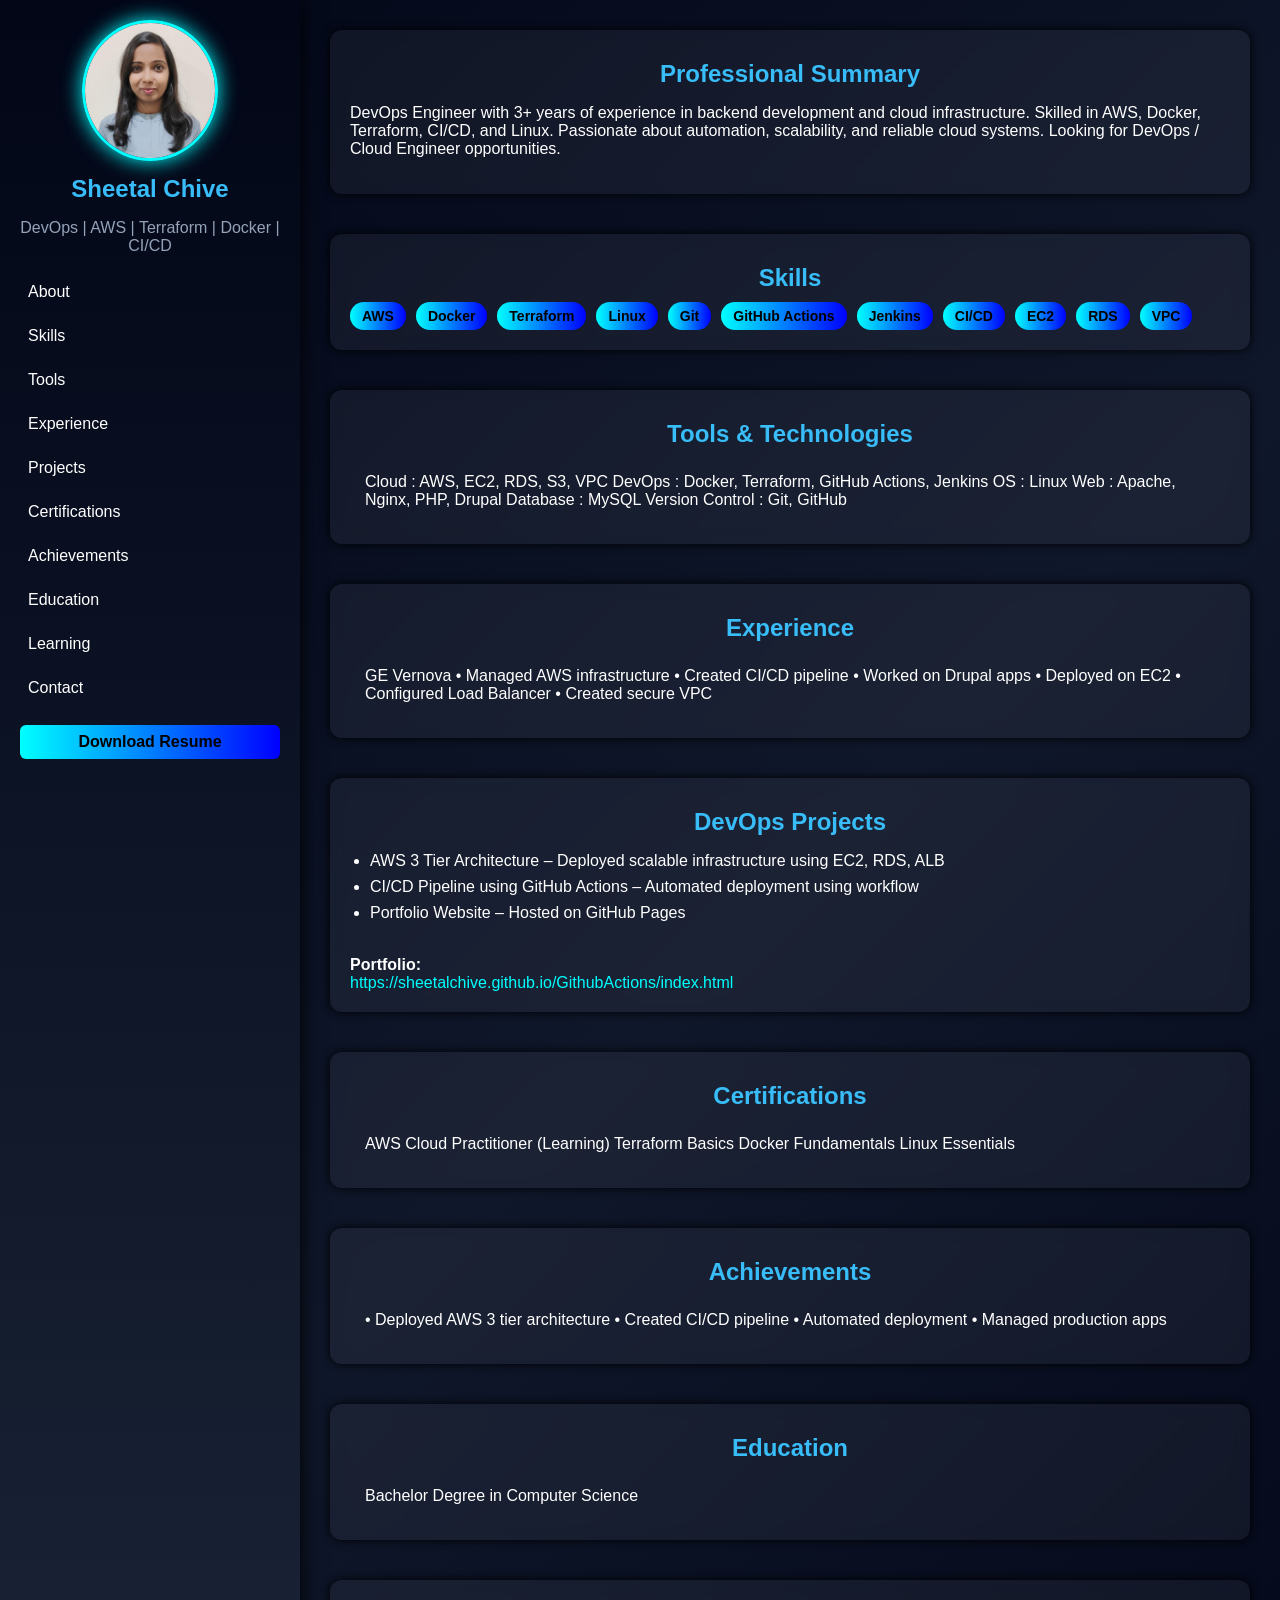
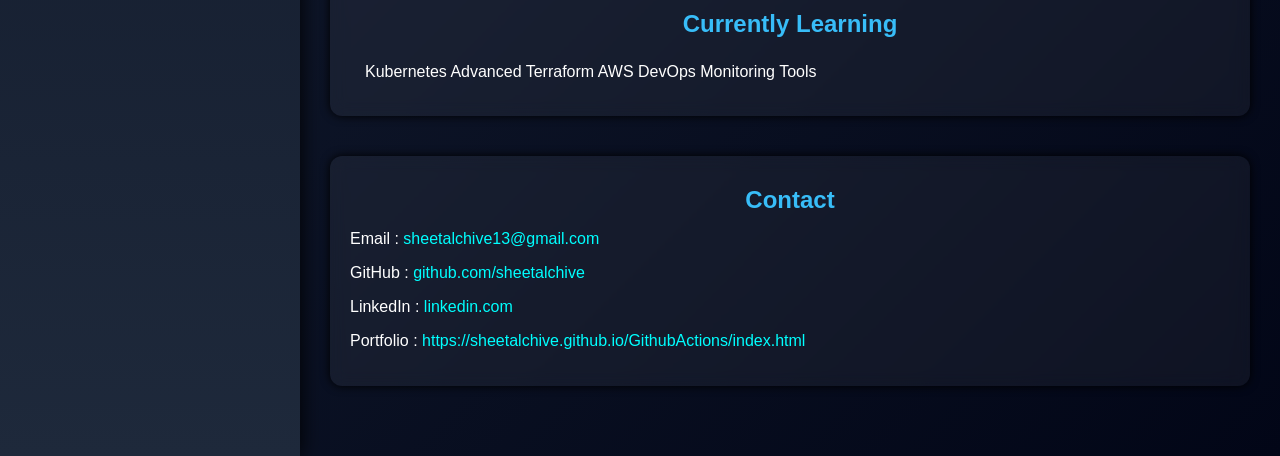
<file: index.html>
<!DOCTYPE html>
<html lang="en">
<head>
<meta charset="UTF-8">
<meta name="viewport" content="width=device-width, initial-scale=1">

<title>Sheetal Chive | DevOps Engineer</title>

<style>

body{
margin:0;
font-family:Segoe UI, sans-serif;
background:linear-gradient(135deg,#020617,#0f172a,#020617);
color:white;
display:flex;
}
ul{
padding-left:20px;
}

li{
margin-bottom:8px;
}

a{
text-decoration:none;
color:cyan;
}

a:hover{
text-decoration:none;
color:white;
}
/* ---------- Sidebar ---------- */

aside{
width:260px;
min-height:100vh;
background:linear-gradient(180deg,#020617,#1e293b);
padding:20px;
box-shadow:0 0 20px black;
animation:slide 1s;
}

@keyframes slide{
from{transform:translateX(-100%)}
to{transform:translateX(0)}
}

.profile{
text-align:center;
}

.profile img{
width:130px;
border-radius:50%;
border:3px solid cyan;
box-shadow:0 0 20px cyan;
}

h2{
text-align:center;
color:#38bdf8;
margin:10px 0;
}

aside p{
text-align:center;
color:#94a3b8;
}

nav ul{
list-style:none;
padding:0;
margin-top:20px;
}

nav li{
margin:10px 0;
}

nav a{
color:white;
text-decoration:none;
display:block;
padding:8px;
border-radius:6px;
transition:0.3s;
}

nav a:hover{
background:cyan;
color:black;
box-shadow:0 0 10px cyan;
}

.resume-btn{
display:block;
margin-top:20px;
text-align:center;
background:linear-gradient(90deg,cyan,blue);
padding:8px;
border-radius:6px;
color:black;
font-weight:bold;
text-decoration:none;
}

/* ---------- Main ---------- */

main{
flex:1;
padding:30px;
animation:fade 1.5s;
}

@keyframes fade{
from{opacity:0}
to{opacity:1}
}

section{
margin-bottom:40px;
padding:20px;
border-radius:12px;
background:rgba(255,255,255,0.05);
backdrop-filter:blur(8px);
box-shadow:0 0 10px black;
transition:0.3s;
}

section:hover{
transform:scale(1.02);
box-shadow:0 0 20px cyan;
}

h2{
color:#38bdf8;
}

/* ---------- Skills ---------- */

.skills{
display:flex;
flex-wrap:wrap;
gap:10px;
}

.skills span{
background:linear-gradient(90deg,cyan,blue);
padding:6px 12px;
border-radius:20px;
font-size:14px;
font-weight:bold;
color:black;
}

/* ---------- Cards ---------- */

.card{
/* background:#020617; */
padding:15px;
border-radius:8px;
margin-top:10px;
/* border:1px solid #334155; */
}

/* ---------- Button ---------- */

button{
background:linear-gradient(90deg,cyan,blue);
border:none;
padding:8px 15px;
cursor:pointer;
border-radius:6px;
font-weight:bold;
margin-top:10px;
}

button:hover{
box-shadow:0 0 10px cyan;
}

a{color:cyan}

@media(max-width:768px){

body{flex-direction:column}

aside{width:100%}

}

</style>

</head>
<body>


<!-- Sidebar -->

<aside>

<div class="profile">

<img src="photo.jpg" width="150" style="border-radius:50%">

</div>

<h2>Sheetal Chive</h2>
<p>DevOps | AWS | Terraform | Docker | CI/CD</p>

<nav>
<ul>
<li><a href="#about">About</a></li>
<li><a href="#skills">Skills</a></li>
<li><a href="#tools">Tools</a></li>
<li><a href="#experience">Experience</a></li>
<li><a href="#projects">Projects</a></li>
<li><a href="#cert">Certifications</a></li>
<li><a href="#achieve">Achievements</a></li>
<li><a href="#edu">Education</a></li>
<li><a href="#learn">Learning</a></li>
<li><a href="#contact">Contact</a></li>
</ul>
</nav>

<a class="resume-btn" onclick="openCV()">Download Resume</a>

</aside>


<!-- Main -->

<main>


<section id="about">

<h2>Professional Summary</h2>

<p>

DevOps Engineer with 3+ years of experience in backend development and cloud infrastructure.
Skilled in AWS, Docker, Terraform, CI/CD, and Linux.
Passionate about automation, scalability, and reliable cloud systems.
Looking for DevOps / Cloud Engineer opportunities.

</p>

</section>


<section id="skills">

<h2>Skills</h2>

<div class="skills">

<span>AWS</span>
<span>Docker</span>
<span>Terraform</span>
<span>Linux</span>
<span>Git</span>
<span>GitHub Actions</span>
<span>Jenkins</span>
<span>CI/CD</span>
<span>EC2</span>
<span>RDS</span>
<span>VPC</span>

</div>

</section>


<section id="tools">

<h2>Tools & Technologies</h2>

<div class="card">

Cloud : AWS, EC2, RDS, S3, VPC  
DevOps : Docker, Terraform, GitHub Actions, Jenkins  
OS : Linux  
Web : Apache, Nginx, PHP, Drupal  
Database : MySQL  
Version Control : Git, GitHub  

</div>

</section>


<section id="experience">

<h2>Experience</h2>

<div class="card">

GE Vernova

• Managed AWS infrastructure  
• Created CI/CD pipeline  
• Worked on Drupal apps  
• Deployed on EC2  
• Configured Load Balancer  
• Created secure VPC  

</div>

</section>


<section id="projects">

<h2>DevOps Projects</h2>

<ul>

<li>
AWS 3 Tier Architecture – Deployed scalable infrastructure using EC2, RDS, ALB
</li>

<li>
CI/CD Pipeline using GitHub Actions – Automated deployment using workflow
</li>

<li>
Portfolio Website – Hosted on GitHub Pages
</li>

</ul>

<br>

<b>Portfolio:</b><br>

<a href="https://sheetalchive.github.io/GithubActions/index.html" target="_blank">
https://sheetalchive.github.io/GithubActions/index.html
</a>

</section>


<section id="cert">

<h2>Certifications</h2>

<div class="card">

AWS Cloud Practitioner (Learning)  
Terraform Basics  
Docker Fundamentals  
Linux Essentials  

</div>

</section>


<section id="achieve">

<h2>Achievements</h2>

<div class="card">

• Deployed AWS 3 tier architecture  
• Created CI/CD pipeline  
• Automated deployment  
• Managed production apps  

</div>

</section>


<section id="edu">

<h2>Education</h2>

<div class="card">

Bachelor Degree in Computer Science

</div>

</section>


<section id="learn">

<h2>Currently Learning</h2>

<div class="card">

Kubernetes  
Advanced Terraform  
AWS DevOps  
Monitoring Tools  

</div>

</section>


<section id="contact">

<h2>Contact</h2>

<p>Email :  <a href="sheetalchive13@gmail.com" target="_blank">
sheetalchive13@gmail.com
</a></p>

<p>GitHub : <a href="github.com/sheetalchive" target="_blank">
github.com/sheetalchive
</a></p>

<p>LinkedIn : <a href="linkedin.com" target="_blank">
linkedin.com
</a></p>

<p>Portfolio :<a href="https://sheetalchive.github.io/GithubActions/index.html" target="_blank">
https://sheetalchive.github.io/GithubActions/index.html
</a> </p>


</section>


</main>


<script>

function openPDF(){
window.open("3_tier_structure_with_RDS_and_autoscalling.pdf")
}

function openCV(){
window.open("SheetalChiveResume.pdf")
}

</script>

</body>
</html>
</file>
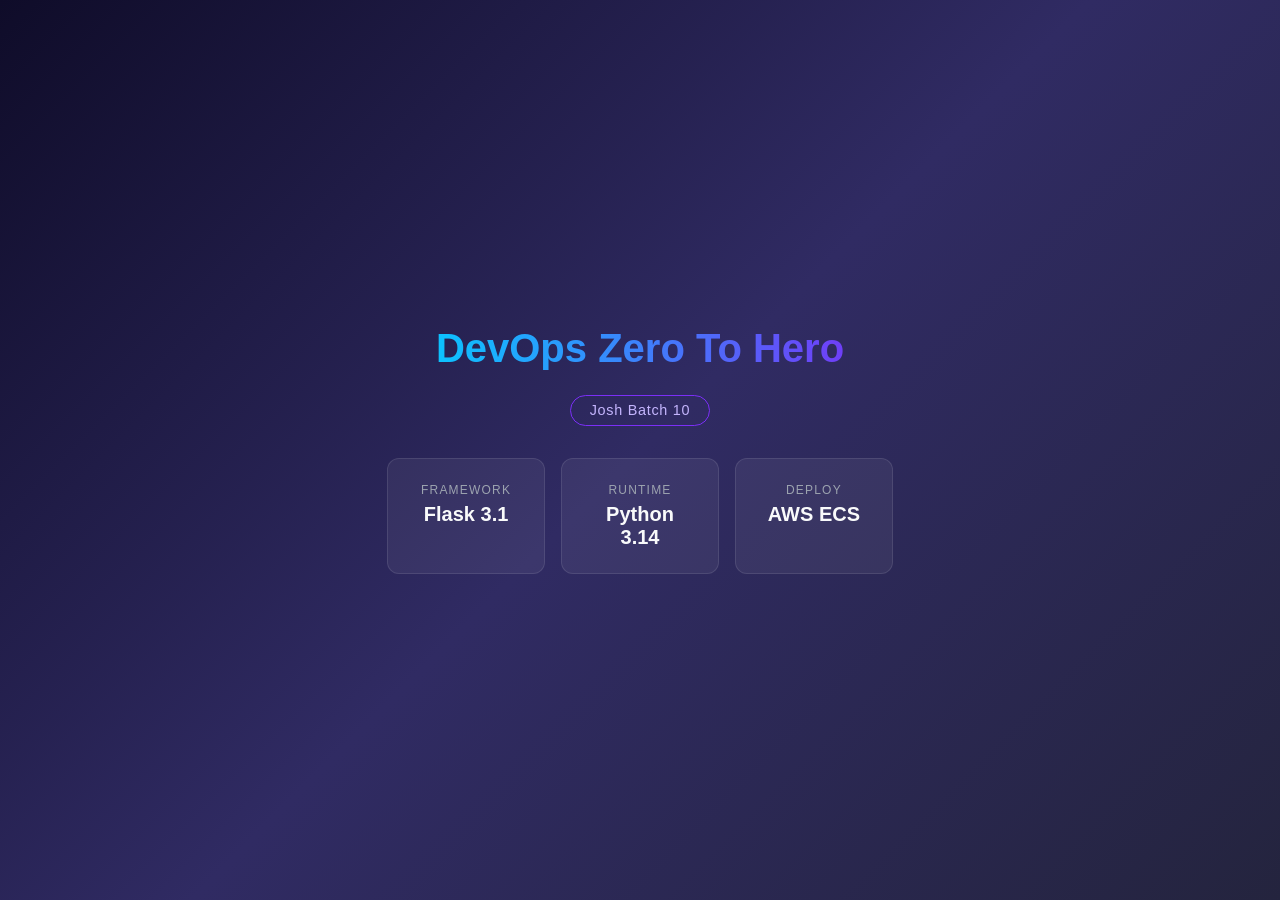
<file: templates/index.html>
<!DOCTYPE html>
<html lang="en">
<head>
    <meta charset="UTF-8">
    <meta name="viewport" content="width=device-width, initial-scale=1.0">
    <title>DevOps Zero To Hero</title>
    <style>
        * { margin: 0; padding: 0; box-sizing: border-box; }
        body {
            min-height: 100vh;
            display: flex;
            align-items: center;
            justify-content: center;
            background: linear-gradient(135deg, #0f0c29, #302b63, #24243e);
            font-family: -apple-system, BlinkMacSystemFont, "Segoe UI", Roboto, Helvetica, Arial, sans-serif;
            color: #e0e0e0;
        }
        .container {
            text-align: center;
            padding: 2rem;
            max-width: 640px;
        }
        h1 {
            font-size: 2.5rem;
            margin-bottom: 0.5rem;
            background: linear-gradient(90deg, #00d2ff, #7b2ff7);
            -webkit-background-clip: text;
            -webkit-text-fill-color: transparent;
        }
        .badge {
            display: inline-block;
            margin: 1rem 0 2rem;
            padding: 0.4rem 1.2rem;
            border: 1px solid #7b2ff7;
            border-radius: 999px;
            font-size: 0.9rem;
            color: #c4b5fd;
            letter-spacing: 0.05em;
        }
        .cards {
            display: flex;
            gap: 1rem;
            justify-content: center;
            flex-wrap: wrap;
        }
        .card {
            background: rgba(255, 255, 255, 0.06);
            border: 1px solid rgba(255, 255, 255, 0.1);
            border-radius: 12px;
            padding: 1.5rem 1.8rem;
            min-width: 150px;
            flex: 1;
        }
        .card span {
            display: block;
            font-size: 0.75rem;
            text-transform: uppercase;
            letter-spacing: 0.1em;
            color: #9ca3af;
            margin-bottom: 0.4rem;
        }
        .card strong {
            font-size: 1.25rem;
            color: #f9fafb;
        }
    </style>
</head>
<body>
    <div class="container">
        <h1>DevOps Zero To Hero</h1>
        <div class="badge">Josh Batch 10</div>
        <div class="cards">
            <div class="card">
                <span>Framework</span>
                <strong>Flask 3.1</strong>
            </div>
            <div class="card">
                <span>Runtime</span>
                <strong>Python 3.14</strong>
            </div>
            <div class="card">
                <span>Deploy</span>
                <strong>AWS ECS</strong>
            </div>
        </div>
    </div>
</body>
</html>
</file>
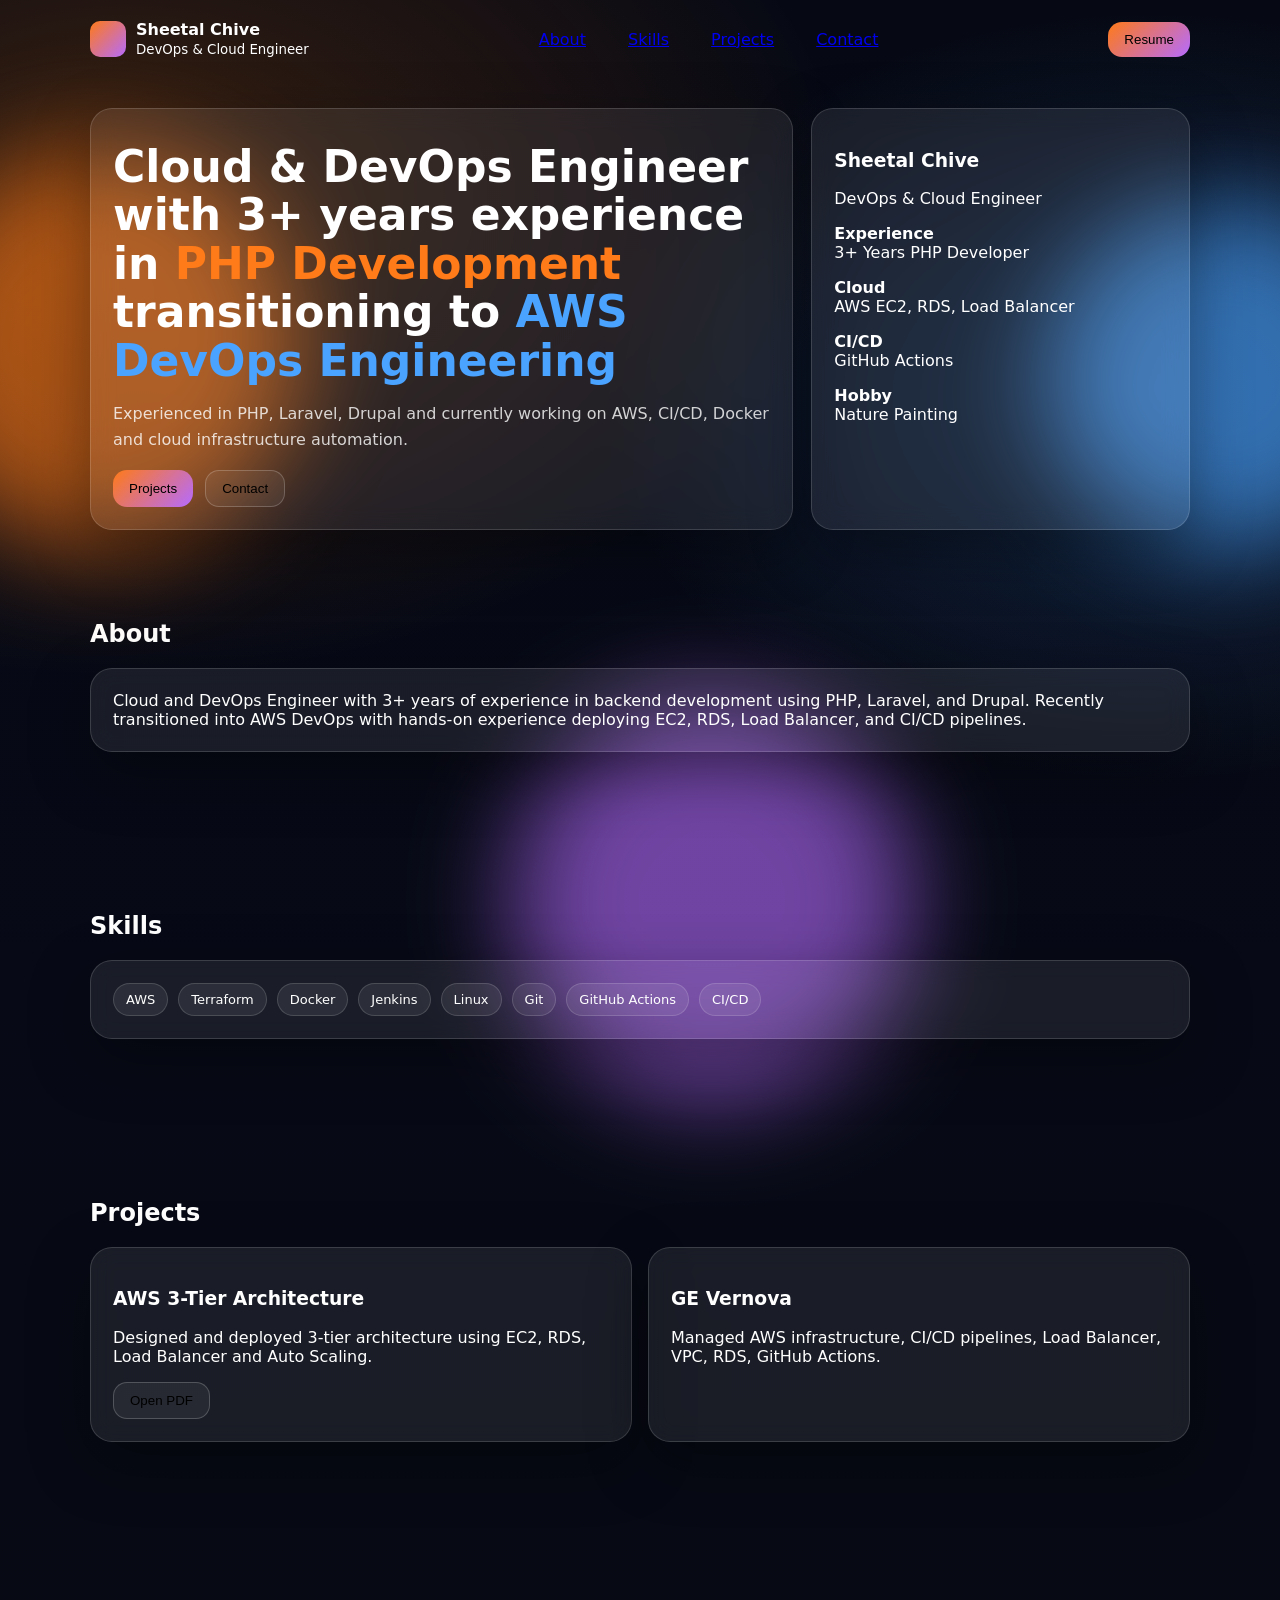
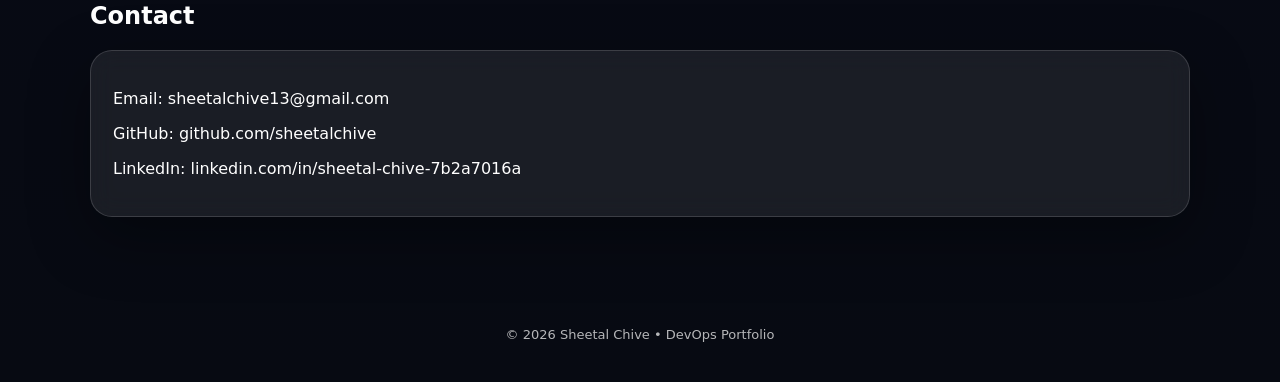
<file: index1.html>
<!doctype html>
<html lang="en">
<head>
<meta charset="UTF-8">
<meta name="viewport" content="width=device-width, initial-scale=1.0">

<title>Sheetal Chive | DevOps Engineer</title>

<meta name="description" content="Sheetal Chive DevOps Portfolio">

<style>

/* SAME CSS — NOT CHANGED */

*{box-sizing:border-box}
body{
margin:0;
font-family:system-ui,Segoe UI,Arial;
color:white;
background: radial-gradient(1200px 800px at 10% 10%, rgba(255,120,0,.20), transparent 60%),
            radial-gradient(1000px 700px at 90% 20%, rgba(70,160,255,.20), transparent 55%),
            linear-gradient(180deg,#060914,#070a16,#070a12);
}

.container{width:min(1100px,92vw);margin:auto;}

.orb{position:absolute;border-radius:999px;filter:blur(50px);opacity:.6;}
.one{width:400px;height:400px;background:#ff7a18;left:-100px;top:150px;}
.two{width:350px;height:350px;background:#4aa3ff;right:-120px;top:200px;}
.three{width:400px;height:400px;background:#b56bff;bottom:-200px;left:40%;}

.nav{display:flex;justify-content:space-between;align-items:center;padding:20px 0;}

.logo{display:flex;gap:10px;align-items:center;}

.logo-box{
width:36px;height:36px;border-radius:10px;
background:linear-gradient(135deg,#ff7a18,#b56bff);
}

.links{display:flex;gap:18px;}

.links a{padding:8px 12px;border-radius:10px;transition:.3s;}

.links a:hover{background:rgba(255,255,255,.08);transform:translateY(-2px);}

.btn{
padding:10px 16px;border-radius:14px;
border:1px solid rgba(255,255,255,.2);
background:rgba(255,255,255,.06);
cursor:pointer;transition:.25s;
}

.btn:hover{transform:translateY(-2px);background:rgba(255,255,255,.1);}

.primary{
background:linear-gradient(135deg,#ff7a18,#b56bff);
border:none;
}

.card{
background:rgba(255,255,255,.08);
border:1px solid rgba(255,255,255,.15);
border-radius:22px;
padding:22px;
backdrop-filter:blur(12px);
box-shadow:0 20px 60px rgba(0,0,0,.35);
transition:.25s;
}

.hero{
display:grid;
grid-template-columns:1.3fr .7fr;
gap:18px;
padding-top:30px;
}

.title{font-size:44px;line-height:1.1;margin:12px 0;}

.subtitle{opacity:.8;line-height:1.6;}

.hero-actions{margin-top:18px;display:flex;gap:12px;}

.section{padding:70px 0;}

.skills{display:flex;flex-wrap:wrap;gap:10px;}

.chip{
padding:8px 12px;
border-radius:999px;
background:rgba(255,255,255,.08);
border:1px solid rgba(255,255,255,.15);
font-size:13px;
}

.projects{
display:grid;
grid-template-columns:repeat(2,1fr);
gap:16px;
}

.footer{text-align:center;padding:40px 0;opacity:.7;font-size:13px;}

@media(max-width:900px){
.hero{grid-template-columns:1fr}
.projects{grid-template-columns:1fr}
.links{display:none}
}

</style>
</head>

<body>

<div class="orb one"></div>
<div class="orb two"></div>
<div class="orb three"></div>

<div class="container">

<!-- NAV -->

<div class="nav">

<div class="logo">
<div class="logo-box"></div>
<div>
<b>Sheetal Chive</b><br>
<small>DevOps & Cloud Engineer</small>
</div>
</div>

<div class="links">
<a href="#about">About</a>
<a href="#skills">Skills</a>
<a href="#projects">Projects</a>
<a href="#contact">Contact</a>
</div>

<button class="btn primary" onclick="openCV()">Resume</button>

</div>


<!-- HERO -->

<div class="hero">

<div class="card">

<h1 class="title">

Cloud & DevOps Engineer with 3+ years experience in  
<span style="color:#ff7a18">PHP Development</span>  
transitioning to  
<span style="color:#4aa3ff">AWS DevOps Engineering</span>

</h1>

<p class="subtitle">

Experienced in PHP, Laravel, Drupal and currently working on AWS,
CI/CD, Docker and cloud infrastructure automation.

</p>

<div class="hero-actions">

<button class="btn primary" onclick="scrollToProjects()">
Projects
</button>

<button class="btn" onclick="scrollToContact()">
Contact
</button>

</div>

</div>


<div class="card">

<h3>Sheetal Chive</h3>

<p>DevOps & Cloud Engineer</p>

<p><b>Experience</b><br>3+ Years PHP Developer</p>

<p><b>Cloud</b><br>AWS EC2, RDS, Load Balancer</p>

<p><b>CI/CD</b><br>GitHub Actions</p>

<p><b>Hobby</b><br>Nature Painting</p>

</div>

</div>



<!-- ABOUT -->

<div id="about" class="section">

<h2>About</h2>

<div class="card">

Cloud and DevOps Engineer with 3+ years of experience in backend
development using PHP, Laravel, and Drupal.

Recently transitioned into AWS DevOps with hands-on experience
deploying EC2, RDS, Load Balancer, and CI/CD pipelines.

</div>

</div>



<!-- SKILLS -->

<div id="skills" class="section">

<h2>Skills</h2>

<div class="card">

<div class="skills">

<span class="chip">AWS</span>
<span class="chip">Terraform</span>
<span class="chip">Docker</span>
<span class="chip">Jenkins</span>
<span class="chip">Linux</span>
<span class="chip">Git</span>
<span class="chip">GitHub Actions</span>
<span class="chip">CI/CD</span>

</div>

</div>

</div>



<!-- PROJECTS -->

<div id="projects" class="section">

<h2>Projects</h2>

<div class="projects">

<div class="card">

<h3>AWS 3-Tier Architecture</h3>

<p>

Designed and deployed 3-tier architecture using EC2,
RDS, Load Balancer and Auto Scaling.

</p>

<button class="btn" onclick="openPDF()">
Open PDF
</button>

</div>


<div class="card">

<h3>GE Vernova</h3>

<p>

Managed AWS infrastructure, CI/CD pipelines,
Load Balancer, VPC, RDS, GitHub Actions.

</p>

</div>

</div>

</div>



<!-- CONTACT -->

<div id="contact" class="section">

<h2>Contact</h2>

<div class="card">

<p>Email: sheetalchive13@gmail.com</p>

<p>GitHub: github.com/sheetalchive</p>

<p>LinkedIn: linkedin.com/in/sheetal-chive-7b2a7016a</p>

</div>

</div>



<div class="footer">

© 2026 Sheetal Chive • DevOps Portfolio

</div>

</div>


<script>

function openPDF(){
window.open(
"3_tier_structure_with_RDS_and_autoscalling.pdf",
"_blank"
)
}

function openCV(){
window.open(
"SheetalChiveResume.pdf",
"_blank"
)
}

function scrollToProjects(){
document.getElementById("projects").scrollIntoView()
}

function scrollToContact(){
document.getElementById("contact").scrollIntoView()
}

</script>

</body>
</html>
</file>
